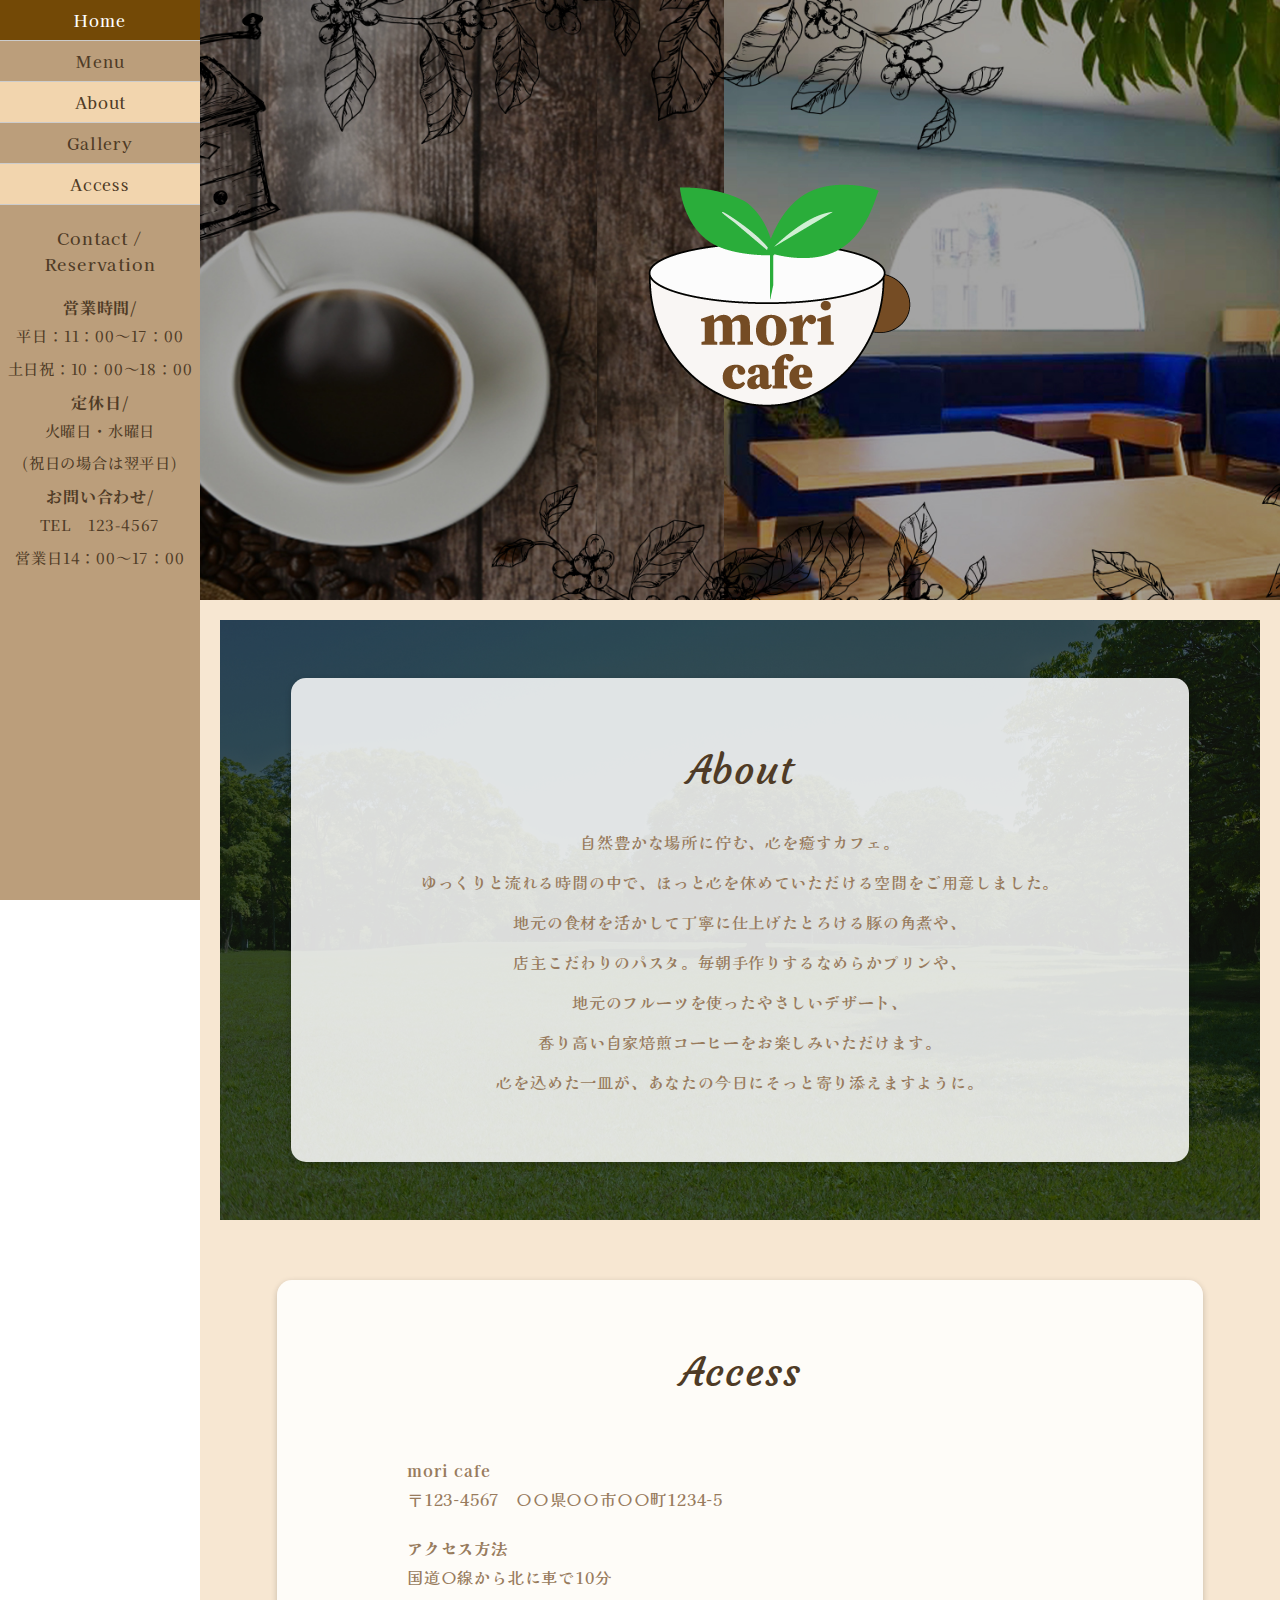
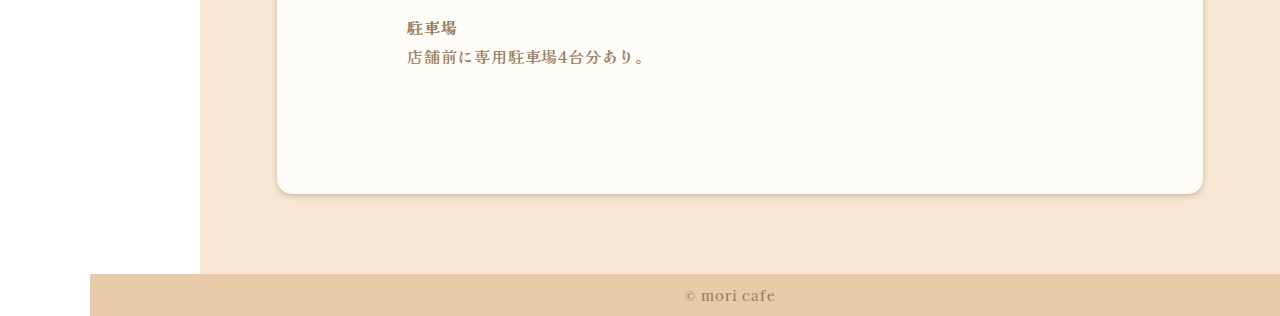
<file: index.html>
<!DOCTYPE html>
<html lang="ja">
<head>
  <meta charset="UTF-8" />
  <meta name="viewport" content="width=device-width, initial-scale=1.0" />
  <title>〇〇県/moricafe/心を癒すカフェ</title>
  <meta name="description" content="自然豊かな場所に佇む、心を癒すカフェ。自家焙煎コーヒーと豚の角煮が人気。WI-FI完備でゆったりとした時間を過ごせます。">
  <link rel="stylesheet" href="destyle.css" />
  <link rel="preconnect" href="https://fonts.googleapis.com" />
  <link rel="preconnect" href="https://fonts.gstatic.com" crossorigin />
  <link
    href="https://fonts.googleapis.com/css2?family=Courgette&family=Kaisei+Tokumin&family=Kiwi+Maru:wght@300;400&family=Noto+Sans+JP:wght@100..900&family=Noto+Serif+JP:wght@200..900&display=swap"
    rel="stylesheet"
  />
  <link rel="stylesheet" href="style.css" />
</head>
<body>
  <header>
    <div class="header-inner">
      <h1>
        <a href="/">
          <img src="images/logo_moricafe.png" alt="mori cafe" class="logo-float" />
        </a>
      </h1>
    </div>
    <button class="hamburger" aria-label="メニューを開く">
      <span></span><span></span><span></span>
    </button>
  </header>

  <div class="container">
    <nav class="side-nav">
      <ul>
        <li><a href="#">Home</a></li>
        <li><a href="menu.html">Menu</a></li>
        <li><a href="#about">About</a></li>
        <li><a href="gallery.html">Gallery</a></li>
        <li><a href="#access">Access</a></li>
      </ul>
      <div class="side-info">
        <h2>Contact / Reservation</h2>
        <dl>
          <dt>営業時間/</dt>
          <dd>平日：11：00～17：00</dd>
          <dd>土日祝：10：00～18：00</dd>
          <dt>定休日/</dt>
          <dd>火曜日・水曜日</dd>
          <dd>(祝日の場合は翌平日)</dd>
          <dt>お問い合わせ/</dt>
          <dd>TEL　123-4567</dd>
          <dd>営業日14：00～17：00</dd>
        </dl>
      </div>
    </nav>

    <article>
      <section id="about">
        <div class="about-container">
          <div class="about-wrapper">
            <h3>About</h3>
            <p>自然豊かな場所に佇む、心を癒すカフェ。</p>
            <p>ゆっくりと流れる時間の中で、ほっと心を休めていただける空間をご用意しました。</p>
            <p>地元の食材を活かして丁寧に仕上げたとろける豚の角煮や、</p>
            <p>店主こだわりのパスタ。毎朝手作りするなめらかプリンや、</p>
            <p>地元のフルーツを使ったやさしいデザート、</p>
            <p>香り高い自家焙煎コーヒーをお楽しみいただけます。</p>
            <p>心を込めた一皿が、あなたの今日にそっと寄り添えますように。</p>
          </div>
        </div>
      </section>

      <section id="access">
        <div class="access-wrapper">
          <h2>Access</h2>
          <div class="access-inner">
            <div class="access-info">
              <dl>
                <dt>mori cafe</dt>
                <dd>〒123-4567　〇〇県〇〇市〇〇町1234-5</dd>
                <dt>アクセス方法</dt>
                <dd>国道〇線から北に車で10分</dd>
                <dt>駐車場</dt>
                <dd>店舗前に専用駐車場4台分あり。</dd>
              </dl>
            </div>
            <div class="map-wrapper">
              <iframe
                src="https://www.google.com/maps/embed?pb=!1m16!1m12!1m3!1d3240.8319450162026!2d139.76706140000002!3d35.681139800000004!2m3!1f0!2f0!3f0!3m2!1i1024!2i768!4f13.1!2m1!1z5p2x5Lqs6aeF!5e0!3m2!1sja!2sjp!4v1748484417611!5m2!1sja!2sjp"
                width="100%"
                height="300"
                style="border: 0"
                allowfullscreen=""
                loading="lazy"
              ></iframe>
            </div>
          </div>
        </div>
      </section>
    </article>
    </div>
    <footer class="site-footer">
      <p>&copy; mori cafe</p>
    </footer>
  <script>
    const hamburger = document.querySelector(".hamburger");
    const sideNav = document.querySelector(".side-nav");

    hamburger.addEventListener("click", () => {
      sideNav.classList.toggle("open");
    });
  </script>
</body>
</html>
</file>
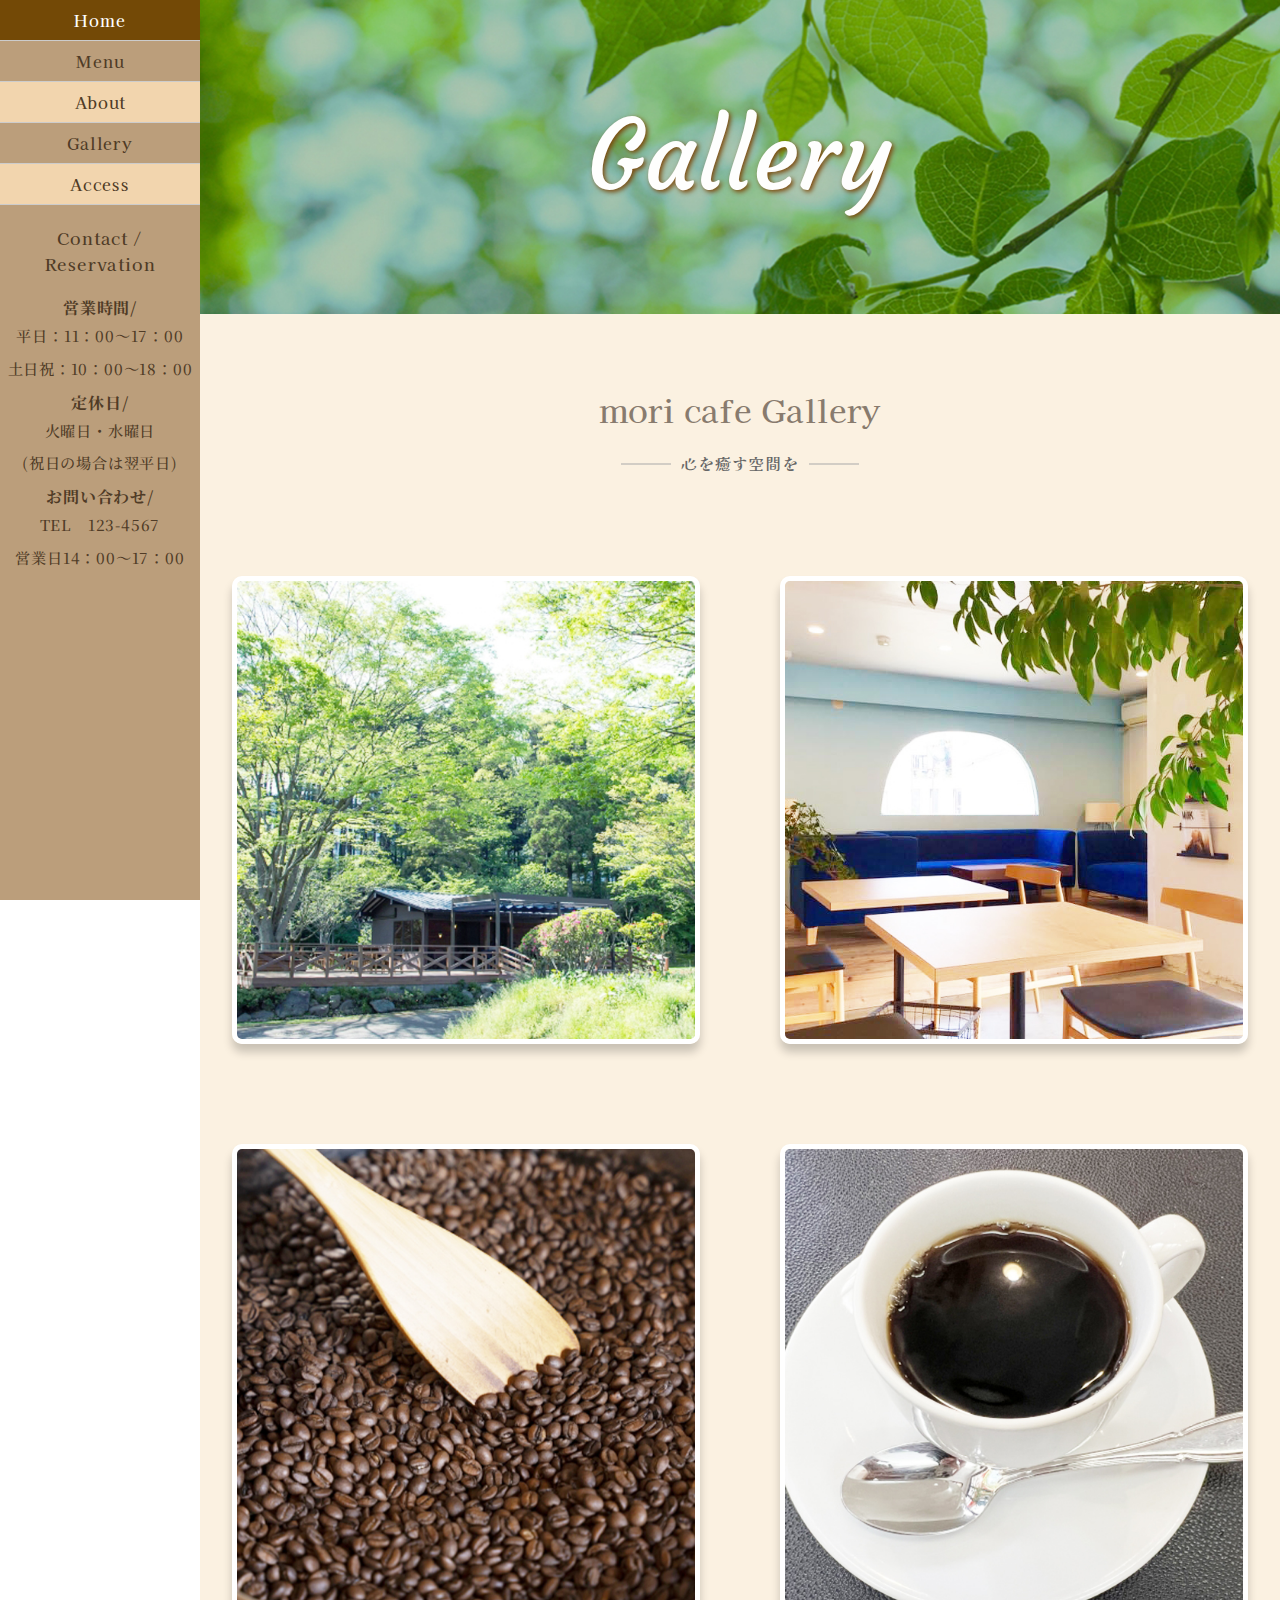
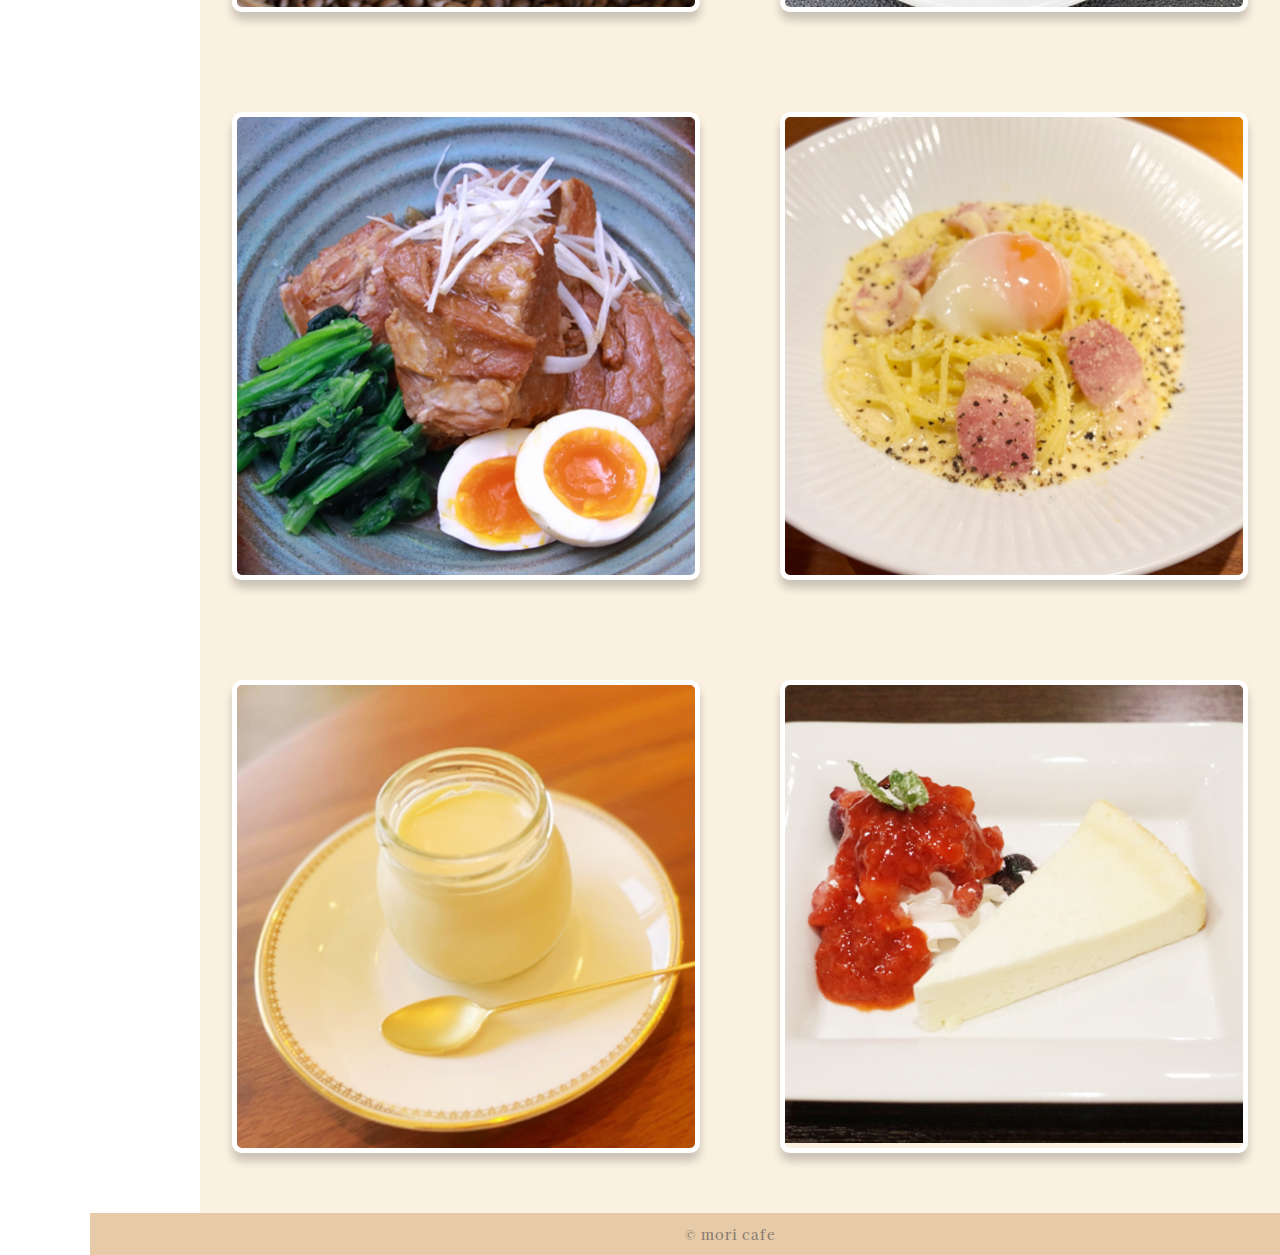
<file: gallery.html>
<!DOCTYPE html>
<html lang="ja">
<head>
  <meta charset="UTF-8" />
  <meta name="viewport" content="width=device-width, initial-scale=1.0" />
  <title>moricafe</title>
  <link rel="stylesheet" href="destyle.css" />
  <link rel="preconnect" href="https://fonts.googleapis.com" />
  <link rel="preconnect" href="https://fonts.gstatic.com" crossorigin />
  <link
    href="https://fonts.googleapis.com/css2?family=Courgette&family=Kaisei+Tokumin&family=Kiwi+Maru:wght@300;400&family=Noto+Sans+JP:wght@100..900&family=Noto+Serif+JP:wght@200..900&display=swap"
    rel="stylesheet"
  />
  <link rel="stylesheet" href="gallery.css" />
</head>
<body>
  <header>
    <div class="header-inner">
    <h1>Gallery</h1>
    </div>
    <button class="hamburger" aria-label="メニューを開く">
      <span></span><span></span><span></span>
    </button>
  </header>

  <div class="container">
    <nav class="side-nav">
      <ul>
        <li><a href="index.html">Home</a></li>
        <li><a href="menu.html">Menu</a></li>
        <li><a href="index.html#about">About</a></li>
        <li><a href="#">Gallery</a></li>
        <li><a href="index.html#access">Access</a></li>
      </ul>
      <div class="side-info">
        <h2>Contact / Reservation</h2>
        <dl>
          <dt>営業時間/</dt>
          <dd>平日：11：00～17：00</dd>
          <dd>土日祝：10：00～18：00</dd>
          <dt>定休日/</dt>
          <dd>火曜日・水曜日</dd>
          <dd>(祝日の場合は翌平日)</dd>
          <dt>お問い合わせ/</dt>
          <dd>TEL　123-4567</dd>
          <dd>営業日14：00～17：00</dd>
        </dl>
      </div>
    </nav>
    <main>
    <section class="gallery-intro">
    <h3>mori cafe Gallery</h3>
    <p>心を癒す空間を</p>
    </section>
    <section class="gallery-grid">
     <div class="gallery-item"><img src="images/gallery-1.jpg" alt="店外観"></div>
    <div class="gallery-item"><img src="images/gallery2.jpg" alt="店内風景"></div>
    </section> 
     <section class="gallery-grid">
    <div class="gallery-item"><img src="images/gallery3.jpg" alt="コーヒー豆"></div>
    <div class="gallery-item"><img src="images/gallery4.jpg" alt="コーヒー"></div>
    </section>
    <section class="gallery-grid">
    <div class="gallery-item"><img src="images/gallery5.jpg" alt="角煮定食"></div>
    <div class="gallery-item"><img src="images/gallery6.jpg" alt="カルボナーラ"></div>
    </section>
    <section class="gallery-grid">
    <div class="gallery-item"><img src="images/gallery7.jpg" alt="プリン"></div>
    <div class="gallery-item"><img src="images/gallery8.jpg" alt="チーズケーキ"></div>
  </section>  
  </main>
  </div>
  <footer class="site-footer">
    <p>&copy; mori cafe</p>
  </footer>
  <script>
    const hamburger = document.querySelector(".hamburger");
    const sideNav = document.querySelector(".side-nav");

    hamburger.addEventListener("click", () => {
      sideNav.classList.toggle("open");
    });
  </script>
</body>
</html>
</file>
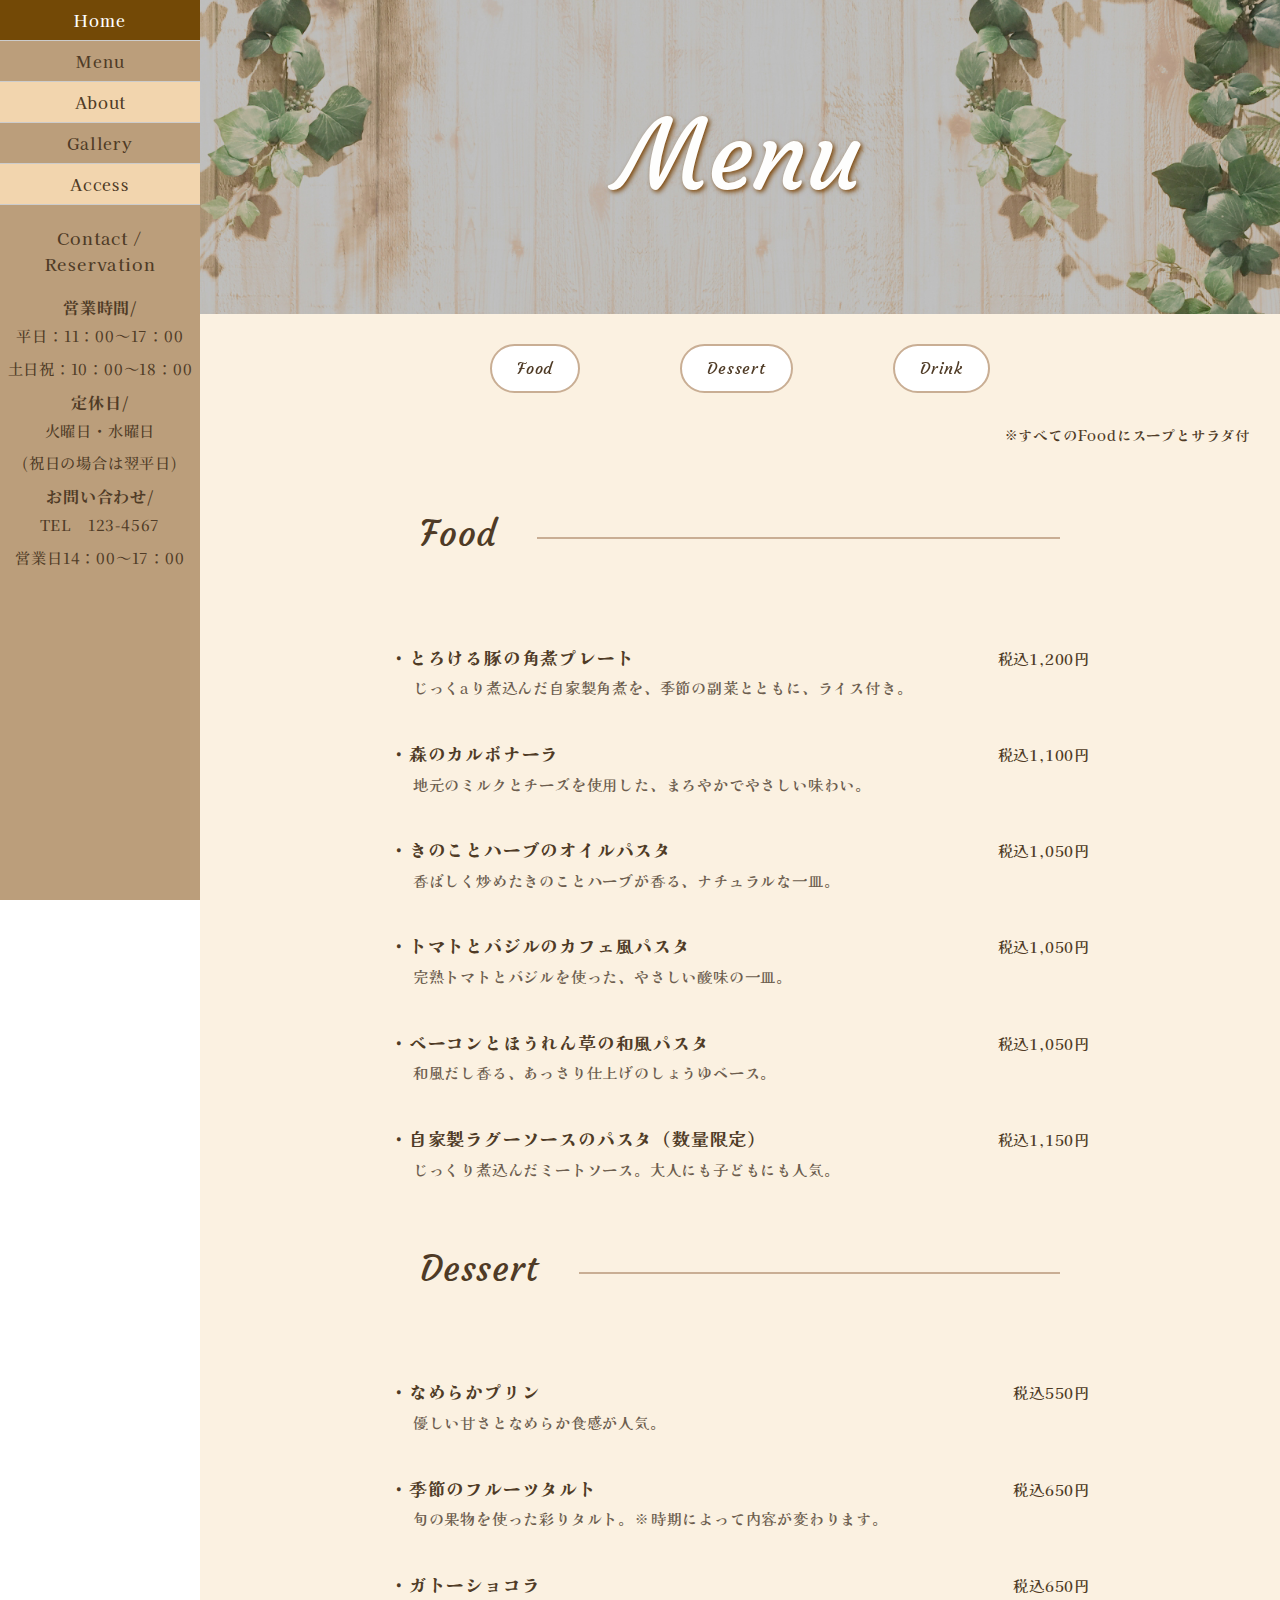
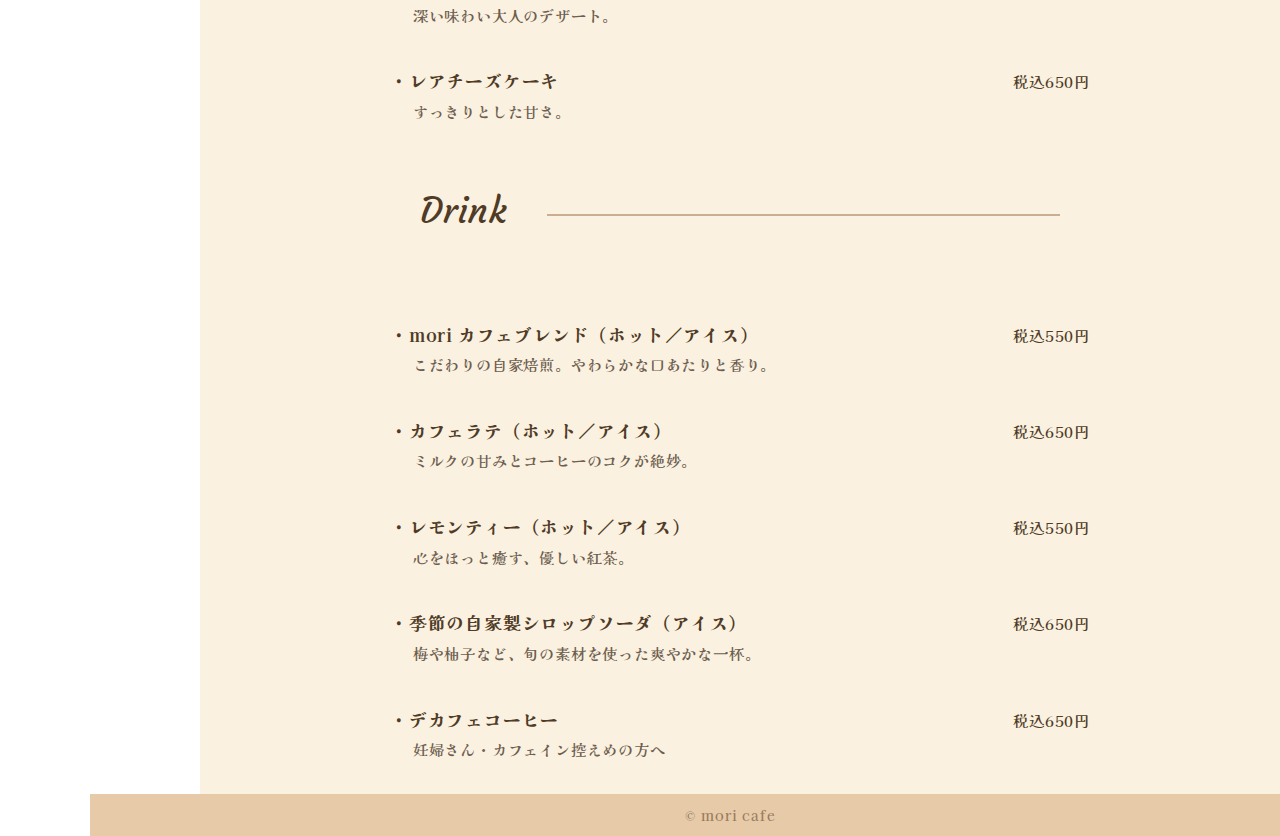
<file: menu.html>
<!DOCTYPE html>
<html lang="ja">
<head>
  <meta charset="UTF-8" />
  <meta name="viewport" content="width=device-width, initial-scale=1.0" />
  <title>moricafe</title>
  <link rel="stylesheet" href="destyle.css" />
  <link rel="preconnect" href="https://fonts.googleapis.com" />
  <link rel="preconnect" href="https://fonts.gstatic.com" crossorigin />
  <link
    href="https://fonts.googleapis.com/css2?family=Courgette&family=Kaisei+Tokumin&family=Kiwi+Maru:wght@300;400&family=Noto+Sans+JP:wght@100..900&family=Noto+Serif+JP:wght@200..900&display=swap"
    rel="stylesheet"
  />
  <link rel="stylesheet" href="menu.css" />
</head>
<body>
  <header>
    <div class="header-inner">
    <h1>Menu
    </h1>
     </div>
    <button class="hamburger" aria-label="メニューを開く">
      <span></span><span></span><span></span>
    </button>
  </header>

  <div class="container">
    <nav class="side-nav">
      <ul>
        <li><a href="index.html">Home</a></li>
        <li><a href="#">Menu</a></li>
        <li><a href="index.html#about">About</a></li>
        <li><a href="gallery.html">Gallery</a></li>
        <li><a href="index.html#access">Access</a></li>
      </ul>
      <div class="side-info">
        <h2>Contact / Reservation</h2>
        <dl>
          <dt>営業時間/</dt>
          <dd>平日：11：00～17：00</dd>
          <dd>土日祝：10：00～18：00</dd>
          <dt>定休日/</dt>
          <dd>火曜日・水曜日</dd>
          <dd>(祝日の場合は翌平日)</dd>
          <dt>お問い合わせ/</dt>
          <dd>TEL　123-4567</dd>
          <dd>営業日14：00～17：00</dd>
        </dl>
      </div>
    </nav>

  <main>
    <div class="menu-nav">
  <a href="#section-food">Food</a>
  <a href="#section-dessert">Dessert</a>
  <a href="#section-drink">Drink</a>
</div>
<p class="menu-note">※すべてのFoodにスープとサラダ付</p>

   
     <!-- foodメニュー -->
  <section id="section-food">
    <div class="menu-heading">
     <h3>Food</h3>
    </div>
    <dl class="menu-list">
      <div class="menu-item">
        <dt>・とろける豚の角煮プレート</dt>
        <span class="price">税込1,200円</span>
      </div>
        <dd>じっくaり煮込んだ自家製角煮を、季節の副菜とともに、ライス付き。</dd>

      <div class="menu-item">
        <dt>・森のカルボナーラ</dt>
        <span class="price">税込1,100円</span>
      </div>
        <dd>地元のミルクとチーズを使用した、まろやかでやさしい味わい。</dd>

      <div class="menu-item">
        <dt>・きのことハーブのオイルパスタ</dt>
        <span class="price">税込1,050円</span>
      </div>
        <dd>香ばしく炒めたきのことハーブが香る、ナチュラルな一皿。</dd>

      <div class="menu-item">
        <dt>・トマトとバジルのカフェ風パスタ</dt>
        <span class="price">税込1,050円</span>
      </div>
        <dd>完熟トマトとバジルを使った、やさしい酸味の一皿。</dd>

      <div class="menu-item">
        <dt>・ベーコンとほうれん草の和風パスタ</dt>
        <span class="price">税込1,050円</span>
      </div>
        <dd>和風だし香る、あっさり仕上げのしょうゆベース。</dd>

      <div class="menu-item">
        <dt>・自家製ラグーソースのパスタ（数量限定）</dt>
        <span class="price">税込1,150円</span>
      </div>
        <dd>じっくり煮込んだミートソース。大人にも子どもにも人気。</dd>
    </dl>
  </section>
    <!-- Dessertメニュー -->
  <section id="section-dessert">
    <div class="menu-heading">
    <h3>Dessert</h3>
    </div>
    <dl class="menu-list">
      <div class="menu-item">
        <dt>・なめらかプリン</dt>
        <span class="price">税込550円</span>
      </div>
        <dd>優しい甘さとなめらか食感が人気。</dd>

      <div class="menu-item">
        <dt>・季節のフルーツタルト</dt>
        <span class="price">税込650円</span>
      </div>
        <dd>旬の果物を使った彩りタルト。※時期によって内容が変わります。</dd>

      <div class="menu-item">  
        <dt>・ガトーショコラ</dt>
        <span class="price">税込650円</span>
      </div>
        <dd>深い味わい大人のデザート。</dd>

      <div class="menu-item">  
        <dt>・レアチーズケーキ</dt>
        <span class="price">税込650円</span>
      </div>
        <dd>すっきりとした甘さ。</dd>
    </dl>
  </section>    
<!-- Drinkメニュー -->
  <section id="section-drink">
    <div class="menu-heading">
      <h3>Drink</h3>
    </div>
    <dl class="menu-list">
      <div class="menu-item">
        <dt>・mori カフェブレンド（ホット／アイス）</dt>
        <span class="price">税込550円</span>
        </div> 
        <dd>こだわりの自家焙煎。やわらかな口あたりと香り。</dd>

      <div class="menu-item"> 
        <dt>・カフェラテ（ホット／アイス）</dt>
        <span class="price">税込650円</span>
        </div> 
        <dd>ミルクの甘みとコーヒーのコクが絶妙。</dd>
       <div class="menu-item">   
        <dt>・レモンティー（ホット／アイス）</dt>
        <span class="price">税込550円</span>
        </div> 
        <dd>心をほっと癒す、優しい紅茶。</dd>

      <div class="menu-item">  
        <dt>・季節の自家製シロップソーダ（アイス）</dt>
        <span class="price">税込650円</span>
        </div> 
        <dd>梅や柚子など、旬の素材を使った爽やかな一杯。</dd>

      <div class="menu-item">   
        <dt>・デカフェコーヒー</dt>
        <span class="price">税込650円</span>
        </div>
        <dd>妊婦さん・カフェイン控えめの方へ</dd>
      </dl>
  </section>    
  </main>
    </div>
   <footer class="site-footer">
      <p>&copy; mori cafe</p>
    </footer>
  <script>
    const hamburger = document.querySelector(".hamburger");
    const sideNav = document.querySelector(".side-nav");

    hamburger.addEventListener("click", () => {
      sideNav.classList.toggle("open");
    });
  </script>
</body>
</html>
</file>
<file: style.css>
@charset "UTF-8";
@import url("destyle.css");

* {
  box-sizing: border-box;
}

body {
  font-family: "Kaisei Tokumin", "Kaisei Tokumin",  "Kaisei Tokumin",serif;
  font-size: 16px;
  line-height: 1.6;
  letter-spacing: 0.05em;
  color: #987b5d;
  background-color: #fff;
  font-weight: 500;
  font-style: normal;
}

.container {
  display: flex;
  min-height: 100vh;
  flex-wrap: nowrap;
  margin: 0 auto;
  padding: 0;
  overflow-x: hidden;
}
img {
  width: 100%;
  height: auto;
}

a {
  text-decoration: none;
  color: inherit;
}

ul {
  list-style: none;
}

header {
  width: 100%;
  height: 600px;; 
  background-image: url("images/main.jpg");
  background-size: cover;
  background-position: center;

}

.header-inner {
  height: 100%;
  display: flex;
  justify-content: center;
  align-items: center;
  padding-left: 200px;
}

h1 {
 margin: 0;
}

h1 img {
  width: 1000px;
  max-width: 90vw;
  height: auto;
  display: block;
  
}

.logo-float {
  animation: floatY 2s ease-in-out infinite;
}

@keyframes floatY {
  0%   { transform: translateY(0); }
  50%  { transform: translateY(-10px); }
  100% { transform: translateY(0); }
}
.side-info h2 {
  font-size: 17px;
  font-family: "Kaisei Tokumin";
  padding: 20px;

}

.side-nav {
  width: 200px;
  background-color: #bb9e7b;
  position: fixed; 
  top: 0;
  left: 0;
  z-index: 10;
  height: 100vh;
  overflow-y: auto;
  text-align: center;
  line-height: 2.5;
  color: #4f3b26;
   scrollbar-width: none;
  -ms-overflow-style: none;   
}

.side-nav li {
  border-bottom: 1px solid #ccc; 
  
}

.side-nav li:nth-child(odd) a {
  background-color: #f2d5ae; 
  display: block;
  width: 200px;
}

.side-nav li:nth-child(even) a{
  background-color: #bb9e7b; 
  display: block;
  width: 200px;
}
.side-info {
  font-family: "Noto Serif JP", serif;
  color: #4f3b26;
  line-height: 1.5;
  text-align: center;
}


.side-info dl {
  margin: 0 auto;
  max-width: 220px;
  word-break: keep-all;
  white-space: nowrap;
}
.side-info dl dt {
  font-weight: 700 !important; 
  font-size: 1rem;
  margin: 0px 0 5px;
}
.side-info dl dd {
  font-size: 0.95rem;
  color: #4f3b26;
  margin: 0 0 10px;
  line-height: 1.5;
  white-space: nowrap;
}

.side-nav li a:hover {
  background-color: #734906; 
  color: white; 
}

article {
  flex-grow: 1;
  max-width: calc(100% - 200px);
  padding: 20px;
  background-color: #f7e7d2;
  margin-left: 200px;


}

section {
  display: flex;
  justify-content: center;
  align-items: center;
  padding: 60px 20px; 
}

.about-wrapper {
  max-width: 800px; 
  width: 100%;
  padding: 40px 20px;
  text-align: center; /
}

h3 {
  color: #4f3b26;
   font-family: "Courgette", cursive;
  font-weight: 400;
  font-style: normal;
  font-size: 2.5rem;
  padding-bottom: 20px;

}

#about {
  background-image: url(images/about.png);
  height: 600px;
  background-size: cover;
}

.about-container
 {
  display: flex;
  justify-content: center;
  align-items: center;
}

.about-wrapper {
  max-width: 1000px;
  width: 100%;
  padding: 60px 130px; 
  text-align: center;
  background-color: rgba(255, 255, 255, 0.85);
  border-radius: 15px;
  box-shadow: 0 2px 6px rgba(0, 0, 0, 0.2);
  margin: 0 auto;
}

.about-wrapper p {
  line-height: 2.5;
}

.access-wrapper {
  max-width: 1000px;
  margin: 0 auto;
  padding: 60px 130px;
  background-color: rgba(255, 255, 255, 0.85);
  border-radius: 15px;
  box-shadow: 0 2px 6px rgba(0, 0, 0, 0.2);
}

.access-wrapper h2 {
  font-size: 2.5rem;
  color: #4f3b26;
  text-align: center;
  margin-bottom: 30px;
  font-family: "Courgette", cursive;
}

.access-inner {
  display: flex;
  justify-content: space-between;
  gap: 50px;
  flex-wrap: wrap; /* スマホ対応 */
}

.access-info {
  flex: 1;
  min-width: 300px;
}


.access-info dt {
  font-weight: bold;
  margin-top: 1.5em;
  margin-bottom: 0.2em; 
}

.access-info dd {
  margin: 0 0 1em 0; 
  padding-left: 0;    
}

.access-map {
  flex: 1;
  min-width: 300px;
}

.access-map iframe {
  width: 100%;
  height: 300px;
  border: 0;
  border-radius: 10px;
}

footer {
  width: 100%;
  padding: 10px;
  font-size: 14px;
  background-color: #e7caa8;
  text-align: center;
  margin-left: 90px;
  position: relative;
  z-index: 1;
}



.hamburger {
  display: none;
  flex-direction: column;
  gap: 6px;
  width: 30px;
  height: 25px;
  background: none;
  border: none;
  cursor: pointer;
  position: absolute;
  top: 20px;
  right: 20px;
  z-index: 100;
}

.hamburger span {
  height: 3px;
  width: 100%;
  background: #fefdfd;
  border-radius: 2px;
}


@media screen and (max-width: 768px) {
  .container {
    flex-direction: column;
    padding: 0;
    margin: 0;
  }
  header {
    height: auto;
    background-size: cover;
    background-repeat: no-repeat;
    background-position: center;
  }

   .header-inner {
    padding: 40px 20px;
  }
  .side-nav {
    position: fixed;
    top: 0;
     left: auto;
    right: -100%;
    width: 200px;
    height: 100vh;
    background-color: #bb9e7b;
    transition: right 0.3s ease;
    z-index: 90;
    display: flex;
    flex-direction: column;
    align-items: center;
    padding-top: 60px; 
  }
.side-nav li {
    width: 100%;
    text-align: center;
  }

  .side-nav li a {
    display: block;
    padding: 10px 0;
  }

  .side-nav.open {
    right: 0;
  }
  .hamburger {
    display: flex;
    flex-direction: column;
    gap: 6px;
    width: 30px;
    height: 25px;
    background: none;
    border: none;
    cursor: pointer;
    position: fixed;
    top: 20px;
    right: 20px;
    z-index: 100;
  }

  .hamburger span {
    height: 3px;
    width: 100%;
    border-radius: 2px;
  }
  
  article {
    padding: 10px;
    background-color: rgba(52, 99, 4, 0.2);
    margin-left: 0;
    max-width: 100%;
  }
  header {
    padding-left: 0; 
  }

  #about {
    height: auto;
    background-position: center;
  }

  .about-wrapper {
    padding: 40px 20px;
  }

  .about-wrapper p {
    font-size: 15px;
    line-height: 2;
  }

  .access-wrapper {
    padding: 40px 20px;
  }

  .access-inner {
    flex-direction: column;
    gap: 30px;
  }

  .access-info,
  .access-map {
    min-width: 100%;
  }
  footer {
    margin-left: 0;
    padding: 20px;
    font-size: 14px;
    text-align: center;
    z-index: 1;
  }
}
</file>
<file: gallery.css>
@charset "UTF-8";
@import url("destyle.css");

* {
  box-sizing: border-box;
}

body {
  font-family: "Kaisei Tokumin", "Kaisei Tokumin",  "Kaisei Tokumin",serif;
  font-size: 16px;
  line-height: 1.6;
  letter-spacing: 0.05em;
  color: #887b6e;
  background-color: #fff;
  font-weight: 500;
  font-style: normal;
}

.container {
  display: flex;
  min-height: 100vh;
  flex-wrap: nowrap;
  margin: 0 auto;
  padding: 0;
  overflow: visible; 
}
img {
  width: 100%;
  height: auto;
}

a {
  text-decoration: none;
  color: inherit;
}

ul {
  list-style: none;
}

header {
  width: 100%;
  height: auto; 
  background-image: url("images/gallery_header.jpg");
  background-size: cover;
  background-position: center;
   padding-left: 200px;
}

.header-inner {
  max-width: 1000px;
  margin: 0 auto;
  padding: 80px 0;
  display: flex;
  justify-content: center;
  align-items: center;
}


h1 {
  margin: 0 auto;
  font-size: 6.0rem;
  font-family: "Courgette", cursive;
  font-weight: 400;
  font-style: normal;
  color: #fefefd;
  text-shadow: 2px 2px 5px #7b4304;
}

@keyframes floatY {
  0%   { transform: translateY(0); }
  50%  { transform: translateY(-10px); }
  100% { transform: translateY(0); }
}

.side-info h2 {
  font-size: 17px;
  font-family: "Kaisei Tokumin";
  padding: 20px;
  font-weight: 500;
  color: #4f3b26;

}

.side-nav {
  width: 200px;
  background-color: #bb9e7b;
  position: fixed; 
  top: 0;
  left: 0;
  z-index: 10;
  height: 100vh;
  overflow-y: auto;
  text-align: center;
  line-height: 2.5;
  color: #4f3b26;
   scrollbar-width: none;
  -ms-overflow-style: none;   
}

.side-nav li {
  border-bottom: 1px solid #ccc; 
  
}

.side-nav li:nth-child(odd) a {
  background-color: #f2d5ae; 
  display: block;
  width: 200px;
}

.side-nav li:nth-child(even) a{
  background-color: #bb9e7b; 
  display: block;
  width: 200px;
}
.side-info {
  font-family: "Noto Serif JP", serif;
  color: #4f3b26;
  line-height: 1.5;
  text-align: center;
}


.side-info dl {
  margin: 0 auto;
  max-width: 220px;
  word-break: keep-all;
  white-space: nowrap;
}
.side-info dl dt {
  font-weight: 700 !important; 
  font-size: 1rem;
  margin: 0px 0 5px;
}
.side-info dl dd {
  font-size: 0.95rem;
  color: #4f3b26;
  margin: 0 0 10px;
  line-height: 1.5;
  white-space: nowrap;
}

.side-nav li a:hover {
  background-color: #734906; 
  color: white; 
}

footer {
  width: 100%;
  padding: 10px;
  font-size: 14px;
  background-color: #fff;
  text-align: center;
  margin-left: 120px;
  position: relative;
  z-index: 1;
}



.hamburger {
  display: none;
  flex-direction: column;
  gap: 6px;
  width: 30px;
  height: 25px;
  background: none;
  border: none;
  cursor: pointer;
  position: absolute;
  top: 20px;
  right: 20px;
  z-index: 100;
}

.hamburger span {
  height: 3px;
  width: 100%;
  background: #fefdfd;
  border-radius: 2px;
}
main {
  flex-grow: 1;
  max-width: calc(100% - 200px);
  padding: 20px;
  background-color: rgba(247, 230, 200, 0.545);
  margin-left: 200px;

}

.gallery-intro h3 {
  font-size: 2.0rem;
  text-align: center;
  margin-top: 50px;
}
.gallery-intro {
  text-align: center;
}
.gallery-intro p {
  font-size: 1.0rem;
  line-height: 1.0rem; 
  text-align: center;
  padding-top: 20px;
  position: relative;
  display: inline-block;
  color: #666;
}

.gallery-intro p::before,
.gallery-intro p::after {
  content: "";
  position: absolute;
  top: 80%;
  transform: translateY(-50%);
  width: 50px; 
  height: 1px;
  background-color: #aaa;
}

.gallery-intro p::before {
  left: -60px; 
}

.gallery-intro p::after {
  right: -60px;
}

.gallery-grid {
  display: flex;
  justify-content: center;
  gap: 80px;
  margin-bottom: 40px;
  margin-top: 100px;
  flex-wrap: wrap;
}

.gallery-item {
  width: 45%; /* 2枚並べたいので約半分 */
  max-width: 500px;
  border: 5px solid #ffffff; /* フレーム色 */
  box-shadow: 0 8px 10px rgba(0, 0, 0, 0.2); /* 影 */
  border-radius: 10px; /* 角を丸くする場合 */
  overflow: hidden;
  transition: transform 0.3s ease, box-shadow 0.3s ease;
}

.gallery-item:hover {
  transform: scale(1.03);
  box-shadow: 0 6px 16px rgba(0, 0, 0, 0.3);
}

.gallery-item img {
  width: 100%;
  height: auto;
  display: block;
}

footer {
  width: 100%;
  padding: 10px;
  font-size: 14px;
  background-color: #e7caa8;
  text-align: center;
  margin-left: 90px;
  position: relative;
  z-index: 1;
}


@media screen and (max-width: 768px) {
  .container {
    flex-direction: column;
    padding: 0;
    margin: 0;
  }
  header {
     padding-left: 0 !important;
  }

  .side-nav {
    position: fixed;
    top: 0;
     left: auto;
    right: -100%;
    width: 200px;
    height: 100vh;
    background-color: #bb9e7b;
    transition: right 0.3s ease;
    z-index: 90;
    display: flex;
    flex-direction: column;
    align-items: center;
    padding-top: 60px; 
  }
.side-nav li {
    width: 100%;
    text-align: center;
  }

  .side-nav li a {
    display: block;
    padding: 10px 0;
  }

  .side-nav.open {
    right: 0;
  }
  .hamburger {
    display: flex;
    flex-direction: column;
    gap: 6px;
    width: 30px;
    height: 25px;
    background: none;
    border: none;
    cursor: pointer;
    position: fixed;
    top: 20px;
    right: 20px;
    z-index: 100;
  }

  .hamburger span {
    height: 3px;
    width: 100%;
    border-radius: 2px;
  }
  main {
  margin-left: 0 !important;
  max-width: 100% !important;
  width: 100%;
  padding: 20px;
}

.gallery-grid {
  gap: 20px
}

footer {
     margin-left: 0 !important;
    padding: 20px;
    font-size: 14px;
    background-color: #fff; 
    text-align: center;
    z-index: 1;
  }
}
</file>
<file: menu.css>
@charset "UTF-8";
@import url("destyle.css");

* {
  box-sizing: border-box;
}

body {
  font-family: "Kaisei Tokumin", "Kaisei Tokumin",  "Kaisei Tokumin",serif;
  font-size: 16px;
  line-height: 1.6;
  letter-spacing: 0.05em;
  color: #987b5d;
  background-color: #fff;
  font-weight: 500;
  font-style: normal;
}

.container {
  display: flex;
  min-height: 100vh;
  flex-wrap: nowrap;
  margin: 0 auto;
  padding: 0;
  overflow-x: hidden;
}

img {
  width: 100%;
  height: auto;
}

a {
  text-decoration: none;
  color: inherit;
}

ul {
  list-style: none;
}

header {
  width: 100%;
  height: auto; 
  background-image: url("images/menu_header.jpg");
  background-size: cover;
  background-position: center;
  padding-left: 200px;

}

.header-inner {
  max-width: 1000px;
  margin: 0 auto;
  padding: 80px 0;
  display: flex;
  justify-content: center;
  align-items: center;
}

h1 {
  margin: 0 auto;
  font-size: 6.0rem;
  font-family: "Courgette", cursive;
  font-weight: 400;
  font-style: normal;
  color: #fefefd;
  text-shadow: 2px 2px 5px #7b4304;
   animation: glowText 3s ease-in-out infinite;

}


@keyframes floatY {
  0%   { transform: translateY(0); }
  50%  { transform: translateY(-10px); }
  100% { transform: translateY(0); }
}
.side-info h2 {
  font-size: 17px;
  font-family: "Kaisei Tokumin";
  padding: 20px;
  font-weight: 500;
  color: #4f3b26;

}

.side-nav {
  width: 200px;
  background-color: #bb9e7b;
  position: fixed; 
  top: 0;
  left: 0;
  z-index: 10;
  height: 100vh;
  overflow-y: auto;
  text-align: center;
  line-height: 2.5;
  color: #4f3b26;
   scrollbar-width: none;
  -ms-overflow-style: none;   
}

.side-nav li {
  border-bottom: 1px solid #ccc; 
  
}

.side-nav li:nth-child(odd) a {
  background-color: #f2d5ae; 
  display: block;
  width: 200px;
}

.side-nav li:nth-child(even) a{
  background-color: #bb9e7b; 
  display: block;
  width: 200px;
}
.side-info {
  font-family: "Noto Serif JP", serif;
  color: #4f3b26;
  line-height: 1.5;
  text-align: center;
}


.side-info dl {
  margin: 0 auto;
  max-width: 220px;
  word-break: keep-all;
  white-space: nowrap;
}
.side-info dl dt {
  font-weight: 700 !important; 
  font-size: 1rem;
  margin: 0px 0 5px;
}
.side-info dl dd {
  font-size: 0.95rem;
  color: #4f3b26;
  margin: 0 0 10px;
  line-height: 1.5;
  white-space: nowrap;
}

.side-nav li a:hover {
  background-color: #734906; 
  color: white; 
}

main {
  flex-grow: 1;
  max-width: calc(100% - 200px);
  padding: 20px;
  background-color: rgba(247, 230, 200, 0.545);
  margin-left: 200px;

}


.menu-nav {
   position: sticky;
  top: 0;
  z-index: 50;
  text-align: center;
  display: flex;
  justify-content: center;
  gap: 100px;
  padding: 10px 0;
}

.menu-nav a {
   padding: 10px 25px;
  border: 2px solid #c9ae94;
  border-radius: 25px;
  font-family: "Courgette", cursive;
  font-size: 1rem;
  color: #4f3b26;
  background-color: #fff;
  transition: all 0.3s ease;
  text-decoration: none;
}

.menu-nav a:hover {
  background-color: #c9ae94;
  color: #fff;
  transform: translateY(-2px);
  box-shadow: 0 2px 5px rgba(0, 0, 0, 0.15);
}

.menu-content {
  flex-grow: 1;
  max-width: calc(100% - 200px);
  padding: 20px;
  background-color: rgba(238, 214, 196, 0.545);
  margin-left: 200px;
}

.menu-note {
  text-align: right;
  margin: 20px 10px 30px auto;
  font-size: 0.9rem;
  color: #4f3b26;
  max-width: 700px;
}

.menu-heading {
  display: flex;
  align-items: center;
  margin: 60px 200px;
  gap: 40px;
}

.menu-heading h3 {
  font-family: "Courgette", cursive;
  font-weight: 400;
  font-size: 2.2rem;
  color: #4f3b26;
  margin: 0;
  white-space: nowrap;
}

.menu-heading::after {
  content: "";
  flex-grow: 1;
  height: 2px;
  background-color: #c9ae94;
  margin-top: 8px;
}


.menu-item {
  display: flex;
  justify-content: space-between;
  align-items: baseline;
  margin-top: 1.2em;
}

.menu-list {
  width: 100%;
  max-width: 700px;
  margin: 0 auto;
}

dl {
  width: 100%;
  max-width: 700px;
  margin: 0 auto;
}

dt {
  font-weight: bold;
  margin-top: 1.2em; 
  margin-bottom: 0.2em;
  color: #4f3b26;
  font-size: 1.1rem;

}

dd {
  margin-left: 1.5em;
  margin-bottom: 0.8em; 
  color: #6d5e4f;
  font-size: 0.95rem;
}
.price {
  font-size: 0.95rem;
  color: #4f3b26;
  white-space: nowrap;
  min-width: 90px;
  text-align: right;
}

footer {
  width: 100%;
  padding: 10px;
  font-size: 14px;
  background-color: #e7caa8;
  text-align: center;
  margin-left: 90px;
  position: relative;
  z-index: 1;
}

.hamburger {
  display: none;
  flex-direction: column;
  gap: 6px;
  width: 30px;
  height: 25px;
  background: none;
  border: none;
  cursor: pointer;
  position: absolute;
  top: 20px;
  right: 20px;
  z-index: 100;
}

.hamburger span {
  height: 3px;
  width: 100%;
  background: #fefdfd;
  border-radius: 2px;
}


@media screen and (max-width: 768px) {
  .container {
    flex-direction: column;
    padding: 0;
    margin: 0;
  }
  header {
     padding-left: 0 !important;
  }

  .side-nav {
    position: fixed;
    top: 0;
     left: auto;
    right: -100%;
    width: 200px;
    height: 100vh;
    background-color: #bb9e7b;
    transition: right 0.3s ease;
    z-index: 90;
    display: flex;
    flex-direction: column;
    align-items: center;
    padding-top: 60px; 
  }
.side-nav li {
    width: 100%;
    text-align: center;
  }

  .side-nav li a {
    display: block;
    padding: 10px 0;
  }

  .side-nav.open {
    right: 0;
  }

  .menu-nav {
    flex-direction: column;
    gap: 10px;
    padding: 10px 0;
  }

  .menu-nav a {
    font-size: 1rem;
  }

.menu-heading {
    display: block;
    text-align: center;
    margin: 40px auto;
  }

 main {
  margin-left: 0 !important;
  max-width: 100% !important;
  width: 100%;
  padding: 20px;
}

  .hamburger {
    display: flex;
    flex-direction: column;
    gap: 6px;
    width: 30px;
    height: 25px;
    background: none;
    border: none;
    cursor: pointer;
    position: fixed;
    top: 20px;
    right: 20px;
    z-index: 100;
  }

  .hamburger span {
    height: 3px;
    width: 100%;
    border-radius: 2px;
  }
  
  article {
    margin-left: 0 !important;
    padding: 10px;
    background-color: rgba(52, 99, 4, 0.2);
    margin-left: 0;
    max-width: 100%;
  }
 

 footer {
     margin-left: 0 !important;
    padding: 20px;
    font-size: 14px;
    background-color: #fff; 
    text-align: center;
    z-index: 1;
  }
}
</file>
<file: destyle.css>
/*! destyle.css v4.0.1 | MIT License | https://github.com/nicolas-cusan/destyle.css */

/* Reset box-model and set borders */
/* ============================================ */

*,
::before,
::after {
  box-sizing: border-box;
  border-style: solid;
  border-width: 0;
  min-width: 0;
}

/* Document */
/* ============================================ */

/**
 * 1. Correct the line height in all browsers.
 * 2. Prevent adjustments of font size after orientation changes in iOS.
 * 3. Remove gray overlay on links for iOS.
 */

html {
  line-height: 1.15; /* 1 */
  -webkit-text-size-adjust: 100%; /* 2 */
  -webkit-tap-highlight-color: transparent; /* 3*/
}

/* Sections */
/* ============================================ */

/**
 * Remove the margin in all browsers.
 */

body {
  margin: 0;
}

/**
 * Render the `main` element consistently in IE.
 */

main {
  display: block;
}

/* Vertical rhythm */
/* ============================================ */

p,
table,
blockquote,
address,
pre,
iframe,
form,
figure,
dl {
  margin: 0;
}

/* Headings */
/* ============================================ */

h1,
h2,
h3,
h4,
h5,
h6 {
  font-size: inherit;
  font-weight: inherit;
  margin: 0;
}

/* Lists (enumeration) */
/* ============================================ */

ul,
ol {
  margin: 0;
  padding: 0;
  list-style: none;
}

/* Lists (definition) */
/* ============================================ */

dt {
  font-weight: bold;
}

dd {
  margin-left: 0;
}

/* Grouping content */
/* ============================================ */

/**
 * 1. Add the correct box sizing in Firefox.
 * 2. Show the overflow in Edge and IE.
 */

hr {
  box-sizing: content-box; /* 1 */
  height: 0; /* 1 */
  overflow: visible; /* 2 */
  border-top-width: 1px;
  margin: 0;
  clear: both;
  color: inherit;
}

/**
 * 1. Correct the inheritance and scaling of font size in all browsers.
 * 2. Correct the odd `em` font sizing in all browsers.
 */

pre {
  font-family: monospace, monospace; /* 1 */
  font-size: inherit; /* 2 */
}

address {
  font-style: inherit;
}

/* Text-level semantics */
/* ============================================ */

/**
 * Remove the gray background on active links in IE 10.
 */

a {
  background-color: transparent;
  text-decoration: none;
  color: inherit;
}

/**
 * 1. Remove the bottom border in Chrome 57-
 * 2. Add the correct text decoration in Chrome, Edge, IE, Opera, and Safari.
 */

abbr[title] {
  text-decoration: underline dotted; /* 2 */
}

/**
 * Add the correct font weight in Chrome, Edge, and Safari.
 */

b,
strong {
  font-weight: bolder;
}

/**
 * 1. Correct the inheritance and scaling of font size in all browsers.
 * 2. Correct the odd `em` font sizing in all browsers.
 */

code,
kbd,
samp {
  font-family: monospace, monospace; /* 1 */
  font-size: inherit; /* 2 */
}

/**
 * Add the correct font size in all browsers.
 */

small {
  font-size: 80%;
}

/**
 * Prevent `sub` and `sup` elements from affecting the line height in
 * all browsers.
 */

sub,
sup {
  font-size: 75%;
  line-height: 0;
  position: relative;
  vertical-align: baseline;
}

sub {
  bottom: -0.25em;
}

sup {
  top: -0.5em;
}

/* Replaced content */
/* ============================================ */

/**
 * Prevent vertical alignment issues.
 */

svg,
img,
embed,
object,
iframe {
  vertical-align: bottom;
}

/* Forms */
/* ============================================ */

/**
 * Reset form fields to make them styleable.
 * 1. Make form elements stylable across systems iOS especially.
 * 2. Inherit text-transform from parent.
 */

button,
input,
optgroup,
select,
textarea {
  -webkit-appearance: none; /* 1 */
  appearance: none;
  vertical-align: middle;
  color: inherit;
  font: inherit;
  background: transparent;
  padding: 0;
  margin: 0;
  border-radius: 0;
  text-align: inherit;
  text-transform: inherit; /* 2 */
}

/**
 * Correct cursors for clickable elements.
 */

button,
[type="button"],
[type="reset"],
[type="submit"] {
  cursor: pointer;
}

button:disabled,
[type="button"]:disabled,
[type="reset"]:disabled,
[type="submit"]:disabled {
  cursor: default;
}

/**
 * Improve outlines for Firefox and unify style with input elements & buttons.
 */

:-moz-focusring {
  outline: auto;
}

select:disabled {
  opacity: inherit;
}

/**
 * Remove padding
 */

option {
  padding: 0;
}

/**
 * Reset to invisible
 */

fieldset {
  margin: 0;
  padding: 0;
  min-width: 0;
}

legend {
  padding: 0;
}

/**
 * Add the correct vertical alignment in Chrome, Firefox, and Opera.
 */

progress {
  vertical-align: baseline;
}

/**
 * Remove the default vertical scrollbar in IE 10+.
 */

textarea {
  overflow: auto;
}

/**
 * Correct the cursor style of increment and decrement buttons in Chrome.
 */

[type="number"]::-webkit-inner-spin-button,
[type="number"]::-webkit-outer-spin-button {
  height: auto;
}

/**
 * Correct the outline style in Safari.
 */

[type="search"] {
  outline-offset: -2px; /* 1 */
}

/**
 * Remove the inner padding in Chrome and Safari on macOS.
 */

[type="search"]::-webkit-search-decoration {
  -webkit-appearance: none;
}

/**
 * 1. Correct the inability to style clickable types in iOS and Safari.
 * 2. Fix font inheritance.
 */

::-webkit-file-upload-button {
  -webkit-appearance: button; /* 1 */
  font: inherit; /* 2 */
}

/**
 * Fix appearance for Firefox
 */
[type="number"] {
  -moz-appearance: textfield;
}

/**
 * Clickable labels
 */

label[for] {
  cursor: pointer;
}

/* Interactive */
/* ============================================ */

/*
 * Add the correct display in Edge, IE 10+, and Firefox.
 */

details {
  display: block;
}

/*
 * Add the correct display in all browsers.
 */

summary {
  display: list-item;
}

/*
 * Remove outline for editable content.
 */

[contenteditable]:focus {
  outline: auto;
}

/* Tables */
/* ============================================ */

/**
1. Correct table border color inheritance in all Chrome and Safari.
*/

table {
  border-color: inherit; /* 1 */
  border-collapse: collapse;
}

caption {
  text-align: left;
}

td,
th {
  vertical-align: top;
  padding: 0;
}

th {
  text-align: left;
  font-weight: bold;
}
</file>
